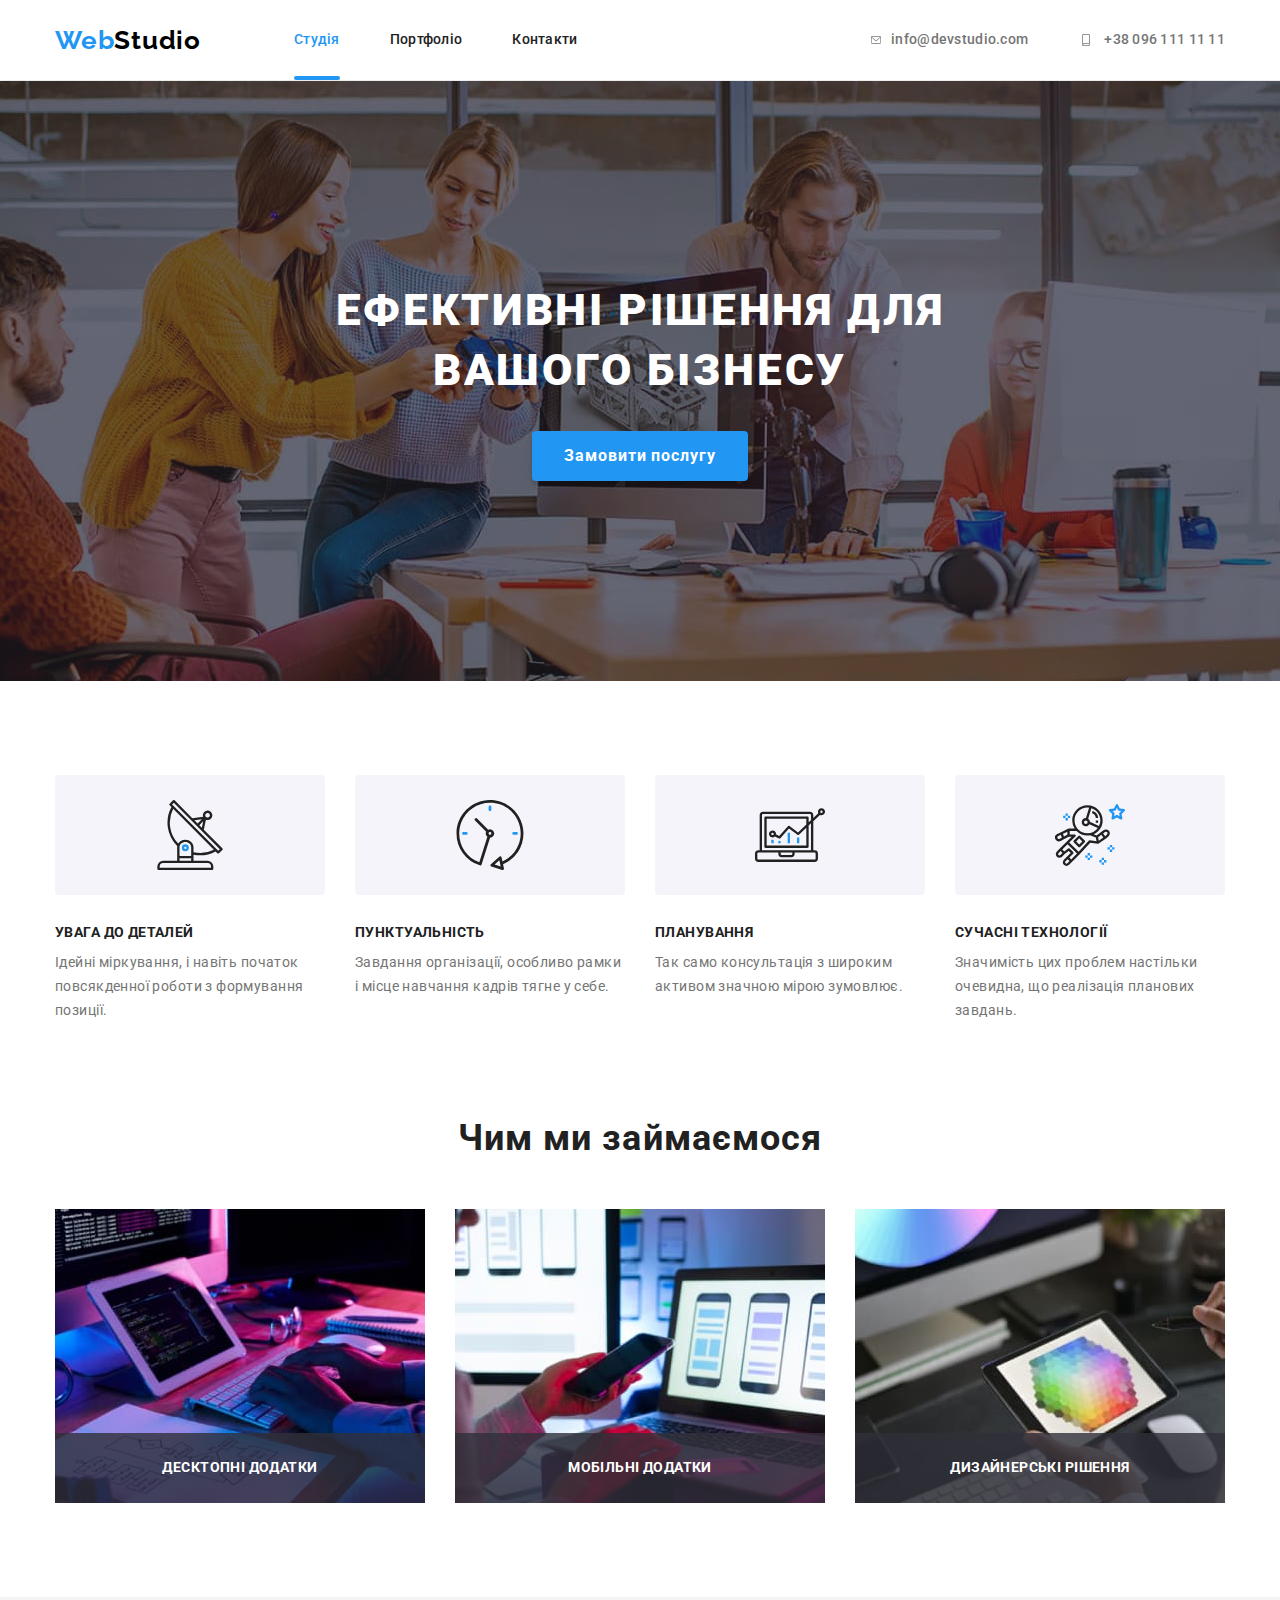
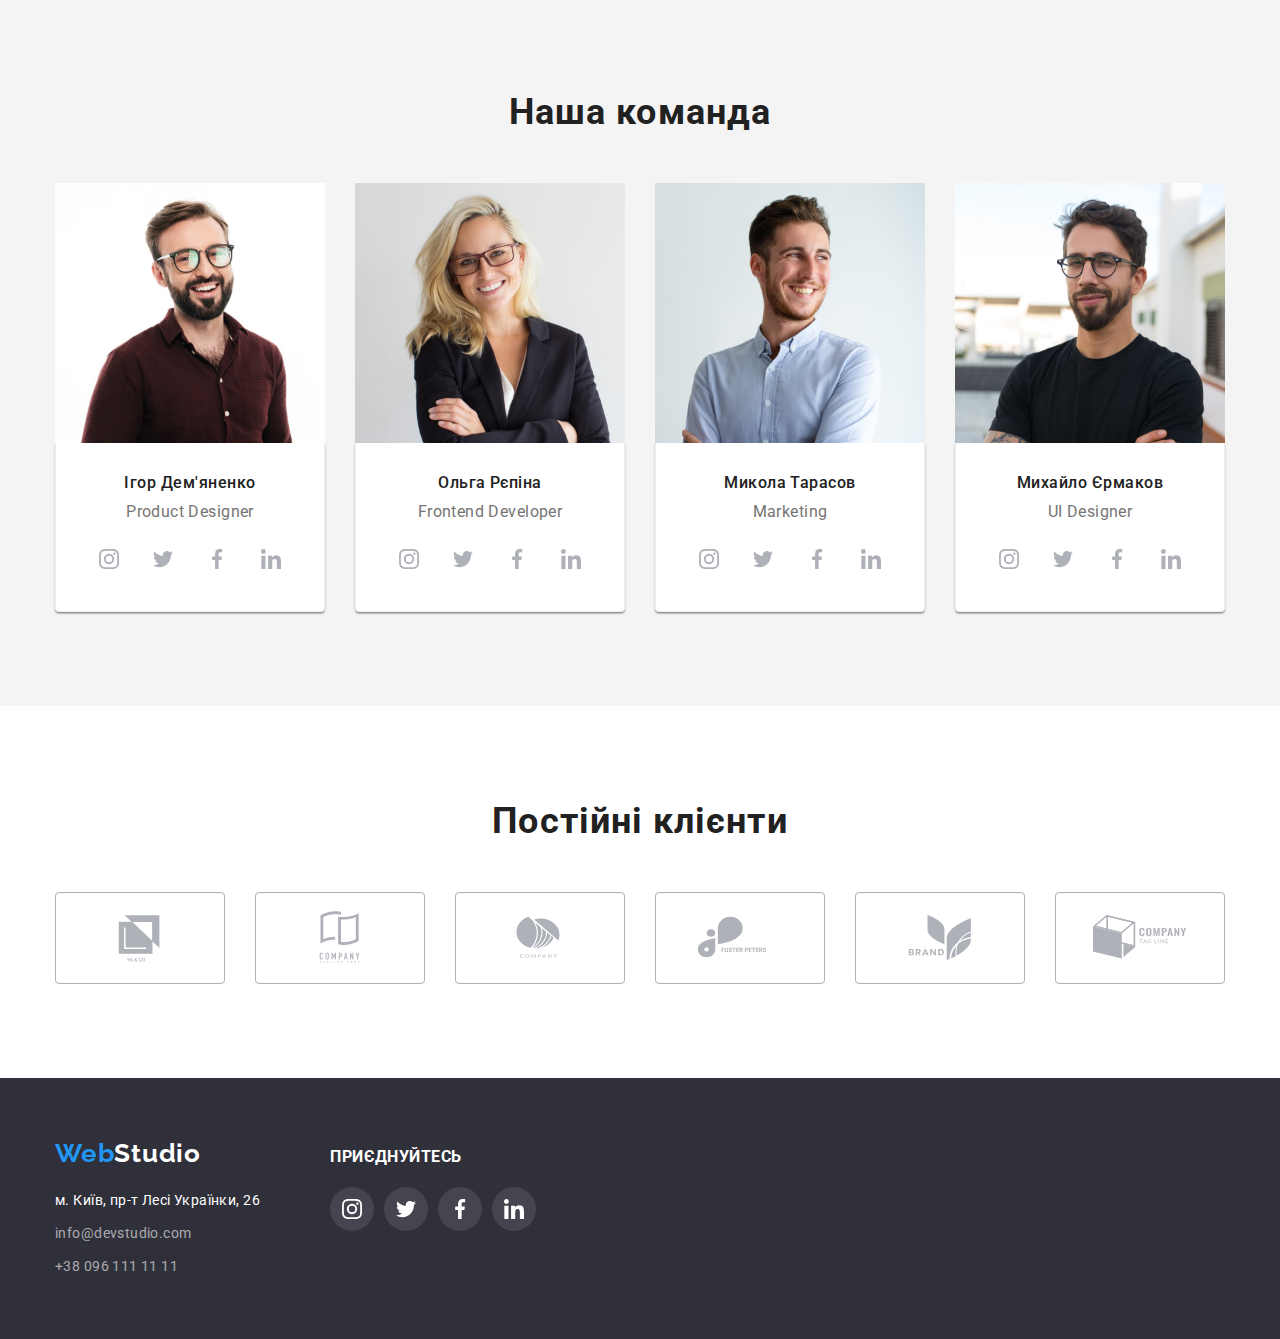
<file: index.html>
<!DOCTYPE html>
<html lang="uk">
  <head>
    <meta charset="UTF-8" />
    <meta http-equiv="X-UA-Compatible" content="IE=edge" />
    <meta name="viewport" content="width=device-width, initial-scale=1.0" />
    <title>WebStudio</title>
    <!--Шрифты-->
    <link rel="preconnect" href="https://fonts.googleapis.com" />
    <link rel="preconnect" href="https://fonts.gstatic.com" crossorigin />
    <link
      href="https://fonts.googleapis.com/css2?family=Raleway:wght@700&family=Roboto:wght@400;500;700;900&display=swap"
      rel="stylesheet"
    />
    <!--normalize -->
    <link
      rel="stylesheet"
      href="https://cdnjs.cloudflare.com/ajax/libs/modern-normalize/1.1.0/modern-normalize.min.css"
    />
    <!--styles-->
    <link rel="stylesheet" href="./css/styles.css" />
  </head>
  <body>
    <!--Шапка-->
    <header class="header">
      <div class="container container-header">
        <nav class="header-nav">
          <a class="logo link" href="./index.html"
            >Web<span class="logo-header">Studio</span></a
          >
          <ul class="header-nav-list">
            <li class="header-nav-item">
              <a class="header-nav-link link current" href="./index.html"
                >Студія</a
              >
            </li>
            <li class="header-nav-item">
              <a class="header-nav-link link" href="./portfolio.html"
                >Портфоліо</a
              >
            </li>
            <li class="header-nav-item">
              <a class="header-nav-link link" href="./index.html">Контакти</a>
            </li>
          </ul>
        </nav>
        <div class="container-connect">
          <ul class="header-list">
            <li class="header-item">
              <a class="header-link link" href="mailto:info@devstudio.com">
                <svg class="header-icon" width="10" height="16">
                  <use href="./images/icons.svg#icon-envelope"></use>
                </svg>
                info@devstudio.com</a
              >
            </li>
            <li class="header-item">
              <a class="header-link link" href="tel:+380961111111">
                <svg class="header-icon" width="16" height="12">
                  <use href="./images/icons.svg#icon-smartphone"></use>
                </svg>
                +38 096 111 11 11</a
              >
            </li>
          </ul>
        </div>
      </div>
    </header>
    <main>
      <!--Герой-->
      <section class="hero section">
        <div class="container">
          <h1 class="hero-title">Ефективні рішення для вашого бізнесу</h1>
          <button data-modal-open class="hero-button" type="button">
            Замовити послугу
          </button>
        </div>
      </section>
      <!--Преимущества-->
      <section class="features section">
        <div class="container">
          <h2 class="visually-hidden">Переваги</h2>
          <ul class="features-list">
            <li class="features-item">
              <div class="features-icons">
                <svg class="features-icon" width="70" height="70">
                  <use href="./images/icons.svg#icon-antenna"></use>
                </svg>
              </div>
              <h3 class="features-title">УВАГА ДО ДЕТАЛЕЙ</h3>
              <p class="features-text">
                Ідейні міркування, і навіть початок повсякденної роботи з
                формування позиції.
              </p>
            </li>
            <li class="features-item">
              <div class="features-icons">
                <svg class="features-icon" width="70" height="70">
                  <use href="./images/icons.svg#icon-clock"></use>
                </svg>
              </div>
              <h3 class="features-title">ПУНКТУАЛЬНІСТЬ</h3>
              <p class="features-text">
                Завдання організації, особливо рамки і місце навчання кадрів
                тягне у себе.
              </p>
            </li>
            <li class="features-item">
              <div class="features-icons">
                <svg class="features-icon" width="70" height="70">
                  <use href="./images/icons.svg#icon-diagram"></use>
                </svg>
              </div>
              <h3 class="features-title">ПЛАНУВАННЯ</h3>
              <p class="features-text">
                Так само консультація з широким активом значною мірою зумовлює.
              </p>
            </li>
            <li class="features-item">
              <div class="features-icons">
                <svg class="features-icon" width="70" height="70">
                  <use href="./images/icons.svg#icon-astronaut"></use>
                </svg>
              </div>
              <h3 class="features-title">СУЧАСНІ ТЕХНОЛОГІЇ</h3>
              <p class="features-text">
                Значимість цих проблем настільки очевидна, що реалізація
                планових завдань.
              </p>
            </li>
          </ul>
        </div>
      </section>
      <!--Виды работ-->
      <section class="works section">
        <div class="container">
          <h2 class="works-title">Чим ми займаємося</h2>
          <ul class="works-list">
            <li class="works-item">
              <img src="./images/box-1.jpg" alt="види робіт" width="370" />
              <div class="works-top">
                <p class="works-text">Десктопні додатки</p>
              </div>
            </li>
            <li class="works-item">
              <img src="./images/box-2.jpg" alt="види робіт" width="370" />
              <div class="works-top">
                <p class="works-text">Мобільні додатки</p>
              </div>
            </li>
            <li class="works-item">
              <img src="./images/box-3.jpg" alt="види робіт" width="370" />
              <div class="works-top">
                <p class="works-text">Дизайнерські рішення</p>
              </div>
            </li>
          </ul>
        </div>
      </section>
      <!--Команда-->
      <section class="team section">
        <div class="container">
          <h2 class="team-title">Наша команда</h2>
          <ul class="team-list">
            <li class="team-item">
              <img src="./images/com-1.jpg" alt="портрет" width="270" />
              <div class="team-wrap">
                <h3 class="team-title-secondary">Ігор Дем'яненко</h3>
                <p class="team-text" lang="en">Product Designer</p>
                <ul class="team-soc-list list">
                  <li class="team-soc-item">
                    <a href="" target="_blank" class="team-soc-link link">
                      <svg class="team-soc-icon" width="20" height="20">
                        <use href="./images/icons.svg#icon-instagram"></use>
                      </svg>
                    </a>
                  </li>
                  <li class="team-soc-item">
                    <a href="" target="_blank" class="team-soc-link link"
                      ><svg class="team-soc-icon" width="20" height="20">
                        <use href="./images/icons.svg#icon-twitter"></use>
                      </svg>
                    </a>
                  </li>
                  <li class="team-soc-item">
                    <a href="" target="_blank" class="team-soc-link link"
                      ><svg class="team-soc-icon" width="20" height="20">
                        <use href="./images/icons.svg#icon-facebook"></use>
                      </svg>
                    </a>
                  </li>
                  <li class="team-soc-item">
                    <a href="" target="_blank" class="team-soc-link link"
                      ><svg class="team-soc-icon" width="20" height="20">
                        <use href="./images/icons.svg#icon-linkedin"></use>
                      </svg>
                    </a>
                  </li>
                </ul>
              </div>
            </li>
            <li class="team-item">
              <img src="./images/com-2.jpg" alt="портрет" width="270" />
              <div class="team-wrap">
                <h3 class="team-title-secondary">Ольга Рєпіна</h3>
                <p class="team-text" lang="en">Frontend Developer</p>
                <ul class="team-soc-list list">
                  <li class="team-soc-item">
                    <a href="" target="_blank" class="team-soc-link link">
                      <svg class="team-soc-icon" width="20" height="20">
                        <use href="./images/icons.svg#icon-instagram"></use>
                      </svg>
                    </a>
                  </li>
                  <li class="team-soc-item">
                    <a href="" target="_blank" class="team-soc-link link"
                      ><svg class="team-soc-icon" width="20" height="20">
                        <use href="./images/icons.svg#icon-twitter"></use>
                      </svg>
                    </a>
                  </li>
                  <li class="team-soc-item">
                    <a href="" target="_blank" class="team-soc-link link"
                      ><svg class="team-soc-icon" width="20" height="20">
                        <use href="./images/icons.svg#icon-facebook"></use>
                      </svg>
                    </a>
                  </li>
                  <li class="team-soc-item">
                    <a href="" target="_blank" class="team-soc-link link"
                      ><svg class="team-soc-icon" width="20" height="20">
                        <use href="./images/icons.svg#icon-linkedin"></use>
                      </svg>
                    </a>
                  </li>
                </ul>
              </div>
            </li>
            <li class="team-item">
              <img src="./images/com-3.jpg" alt="портрет" width="270" />
              <div class="team-wrap">
                <h3 class="team-title-secondary">Микола Тарасов</h3>
                <p class="team-text" lang="en">Marketing</p>
                <ul class="team-soc-list list">
                  <li class="team-soc-item">
                    <a href="" target="_blank" class="team-soc-link link">
                      <svg class="team-soc-icon" width="20" height="20">
                        <use href="./images/icons.svg#icon-instagram"></use>
                      </svg>
                    </a>
                  </li>
                  <li class="team-soc-item">
                    <a href="" target="_blank" class="team-soc-link link"
                      ><svg class="team-soc-icon" width="20" height="20">
                        <use href="./images/icons.svg#icon-twitter"></use>
                      </svg>
                    </a>
                  </li>
                  <li class="team-soc-item">
                    <a href="" target="_blank" class="team-soc-link link"
                      ><svg class="team-soc-icon" width="20" height="20">
                        <use href="./images/icons.svg#icon-facebook"></use>
                      </svg>
                    </a>
                  </li>
                  <li class="team-soc-item">
                    <a href="" target="_blank" rel="" class="team-soc-link link"
                      ><svg class="team-soc-icon" width="20" height="20">
                        <use href="./images/icons.svg#icon-linkedin"></use>
                      </svg>
                    </a>
                  </li>
                </ul>
              </div>
            </li>
            <li class="team-item">
              <img src="./images/com-4.jpg" alt="портрет" width="270" />
              <div class="team-wrap">
                <h3 class="team-title-secondary">Михайло Єрмаков</h3>
                <p class="team-text" lang="en">UI Designer</p>
                <ul class="team-soc-list list">
                  <li class="team-soc-item">
                    <a href="" target="_blank" class="team-soc-link link">
                      <svg class="team-soc-icon" width="20" height="20">
                        <use href="./images/icons.svg#icon-instagram"></use>
                      </svg>
                    </a>
                  </li>
                  <li class="team-soc-item">
                    <a href="" target="_blank" class="team-soc-link link"
                      ><svg class="team-soc-icon" width="20" height="20">
                        <use href="./images/icons.svg#icon-twitter"></use>
                      </svg>
                    </a>
                  </li>
                  <li class="team-soc-item">
                    <a href="" target="_blank" class="team-soc-link link"
                      ><svg class="team-soc-icon" width="20" height="20">
                        <use href="./images/icons.svg#icon-facebook"></use>
                      </svg>
                    </a>
                  </li>
                  <li class="team-soc-item">
                    <a href="" target="_blank" class="team-soc-link link">
                      <svg class="team-soc-icon" width="20" height="20">
                        <use href="./images/icons.svg#icon-linkedin"></use>
                      </svg>
                    </a>
                  </li>
                </ul>
              </div>
            </li>
          </ul>
        </div>
      </section>
      <!--Клиенты-->
      <section class="section">
        <div class="container">
          <h2 class="clients-title">Постійні клієнти</h2>
          <ul class="clients-list list">
            <li class="clients-item">
              <a href="" class="clients-link link">
                <svg class="clients-soc-icon" width="106" height="60">
                  <use href="./images/icons.svg#icon-Logo-1"></use>
                </svg>
              </a>
            </li>
            <li class="clients-item">
              <a href="" class="clients-link link">
                <svg class="clients-soc-icon" width="106" height="60">
                  <use href="./images/icons.svg#icon-Logo-2"></use>
                </svg>
              </a>
            </li>
            <li class="clients-item">
              <a href="" class="clients-link link">
                <svg class="clients-soc-icon" width="106" height="60">
                  <use href="./images/icons.svg#icon-Logo-3"></use>
                </svg>
              </a>
            </li>
            <li class="clients-item">
              <a href="" class="clients-link link">
                <svg class="clients-soc-icon" width="106" height="60">
                  <use href="./images/icons.svg#icon-Logo-4"></use>
                </svg>
              </a>
            </li>
            <li class="clients-item">
              <a href="" class="clients-link link">
                <svg class="clients-soc-icon" width="106" height="60">
                  <use href="./images/icons.svg#icon-Logo-5"></use>
                </svg>
              </a>
            </li>
            <li class="clients-item">
              <a href="" class="clients-link link">
                <svg class="clients-soc-icon" width="106" height="60">
                  <use href="./images/icons.svg#icon-Logo-6"></use>
                </svg>
              </a>
            </li>
          </ul>
        </div>
      </section>
    </main>
    <footer class="footer">
      <div class="container">
        <div class="footer-wrap">
          <div class="footer-left">
            <a class="logo link" href="./index.html"
              >Web<span class="logo-secondary">Studio</span></a
            >
            <address class="address">
              <ul class="footer-list">
                <li class="footer-item">
                  <a class="footer-link link address" href=""
                    >м. Київ, пр-т Лесі Українки, 26</a
                  >
                </li>
                <li class="footer-item">
                  <a class="footer-link link" href="malto:info@devstudio.com"
                    >info@devstudio.com</a
                  >
                </li>
                <li class="footer-item">
                  <a class="footer-link link" href="tel:+380961111111"
                    >+38 096 111 11 11</a
                  >
                </li>
              </ul>
            </address>
          </div>
          <div class="footer-right">
            <h3 class="footer-title">приєднуйтесь</h3>
            <ul class="footer-soc-list list">
              <li class="footer-soc-item">
                <a href="" target="_blank" class="footer-soc-link link">
                  <svg class="footer-soc-icon" width="20" height="20">
                    <use href="./images/icons.svg#icon-instagram"></use>
                  </svg>
                </a>
              </li>
              <li class="footer-soc-item">
                <a href="" target="_blank" class="footer-soc-link link"
                  ><svg class="footer-soc-icon" width="20" height="20">
                    <use href="./images/icons.svg#icon-twitter"></use>
                  </svg>
                </a>
              </li>
              <li class="footer-soc-item">
                <a href="" target="_blank" class="footer-soc-link link"
                  ><svg class="footer-soc-icon" width="20" height="20">
                    <use href="./images/icons.svg#icon-facebook"></use>
                  </svg>
                </a>
              </li>
              <li class="footer-soc-item">
                <a href="" target="_blank" class="footer-soc-link link"
                  ><svg class="footer-soc-icon" width="20" height="20">
                    <use href="./images/icons.svg#icon-linkedin"></use>
                  </svg>
                </a>
              </li>
            </ul>
          </div>
        </div>
      </div>
    </footer>
    <div data-modal class="backdrop is-hidden">
      <div class="modal">
        <button data-modal-close class="modal-close" type="button">
          <svg class="modal-close-icon" width="18" height="18">
            <use href="./images/icons.svg#icon-close-black"></use>
          </svg>
        </button>
      </div>
    </div>
    <script src="./js/mogal.js"></script>
  </body>
</html>
</file>
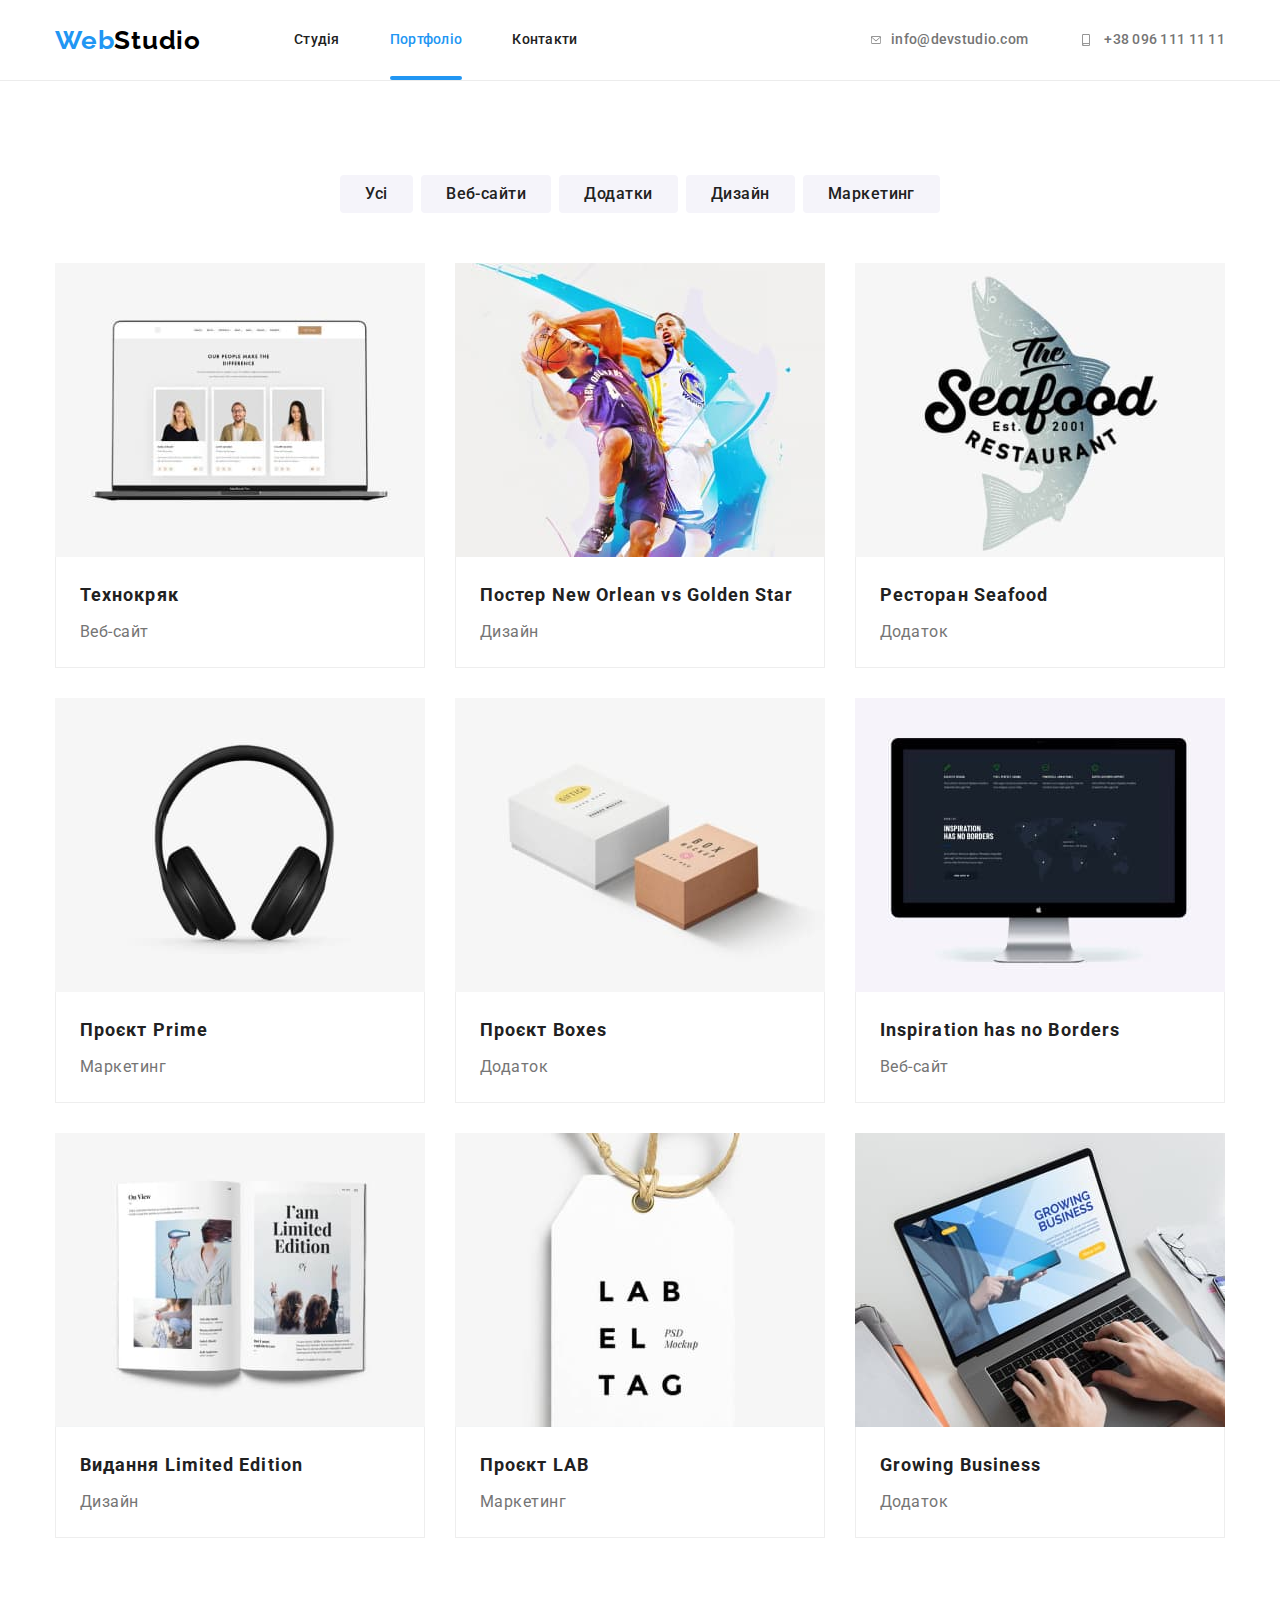
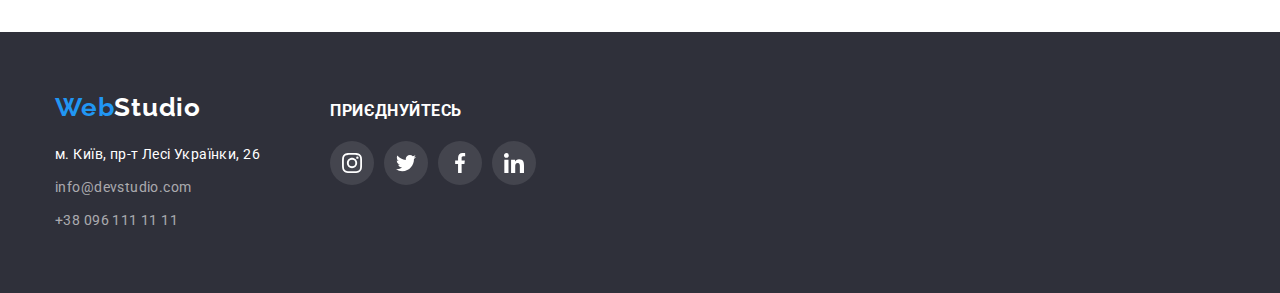
<file: portfolio.html>
<!DOCTYPE html>
<html lang="uk">
  <head>
    <meta charset="UTF-8" />
    <meta http-equiv="X-UA-Compatible" content="IE=edge" />
    <meta name="viewport" content="width=device-width, initial-scale=1.0" />
    <title>WebStudio</title>
    <!--Шрифты -->
    <link rel="preconnect" href="https://fonts.googleapis.com" />
    <link rel="preconnect" href="https://fonts.gstatic.com" crossorigin />
    <link
      href="https://fonts.googleapis.com/css2?family=Raleway:wght@700&family=Roboto:wght@400;500;700;900&display=swap"
      rel="stylesheet"
    />
    <!--Добавляет normalize -->
    <link
      rel="stylesheet"
      href="https://cdnjs.cloudflare.com/ajax/libs/modern-normalize/1.1.0/modern-normalize.min.css"
    />
    <link rel="stylesheet" href="./css/styles.css" />
  </head>
  <body>
    <!--Шапка-->
    <header class="header">
      <div class="container container-header">
        <nav class="header-nav">
          <a class="logo link" href="./index.html"
            >Web<span class="logo-header">Studio</span></a
          >
          <ul class="header-nav-list">
            <li class="header-nav-item">
              <a class="header-nav-link link" href="./index.html">Студія</a>
            </li>
            <li class="header-nav-item">
              <a class="header-nav-link link current" href="./index.html"
                >Портфоліо</a
              >
            </li>
            <li class="header-nav-item">
              <a class="header-nav-link link" href="./index.html">Контакти</a>
            </li>
          </ul>
        </nav>
        <div class="container-connect">
          <ul class="header-list">
            <li class="header-item">
              <a class="header-link link" href="mailto:info@devstudio.com">
                <svg class="header-icon" width="10" height="16">
                  <use href="./images/icons.svg#icon-envelope"></use>
                </svg>
                info@devstudio.com</a
              >
            </li>
            <li class="header-item">
              <a class="header-link link" href="tel:+380961111111">
                <svg class="header-icon" width="16" height="12">
                  <use href="./images/icons.svg#icon-smartphone"></use>
                </svg>
                +38 096 111 11 11</a
              >
            </li>
          </ul>
        </div>
      </div>
    </header>
    <main>
      <section class="portfolio section">
        <div class="container">
          <h1 class="visually-hidden">Наші роботи</h1>
          <ul class="filter-list">
            <li><button class="button" type="button">Усі</button></li>
            <li><button class="button" type="button">Веб-сайти</button></li>
            <li><button class="button" type="button">Додатки</button></li>
            <li><button class="button" type="button">Дизайн</button></li>
            <li><button class="button" type="button">Маркетинг</button></li>
          </ul>
          <ul class="filter">
            <li class="filter-item">
              <a class="filter-link link" href="./index.html">
                <div class="filter-top-wrap">
                  <img
                    src="./images/types/type-1.jpg"
                    alt="види робіт"
                    width="370"
                    height="294"
                  />
                  <p class="filter-top-text">
                    Ресурс пропонує комплексні пропозиції з різним рівнем
                    функціоналу та сервісів. Все це дозволить відвідувачу
                    отримати вичерпні відомості про компанію чи приватну особу.
                  </p>
                </div>
                <div class="filter-wrap">
                  <h2 class="filter-title">Технокряк</h2>
                  <p class="filter-text">Веб-сайт</p>
                </div>
              </a>
            </li>
            <li class="filter-item">
              <a class="filter-link link" href="./index.html">
                <div class="filter-top-wrap">
                  <img
                    src="./images/types/type-2.jpg"
                    alt="види робіт"
                    width="370"
                    height="294"
                  />
                  <p class="filter-top-text">
                    Ресурс пропонує комплексні пропозиції з різним рівнем
                    функціоналу та сервісів. Все це дозволить відвідувачу
                    отримати вичерпні відомості про компанію чи приватну особу.
                  </p>
                </div>
                <div class="filter-wrap">
                  <h2 class="filter-title">Постер New Orlean vs Golden Star</h2>
                  <p class="filter-text">Дизайн</p>
                </div>
              </a>
            </li>
            <li class="filter-item">
              <a class="filter-link link" href="./index.html">
                <div class="filter-top-wrap">
                  <img
                    src="./images/types/type-3.jpg"
                    alt="види робіт"
                    width="370"
                    height="294"
                  />
                  <p class="filter-top-text">
                    Ресурс пропонує комплексні пропозиції з різним рівнем
                    функціоналу та сервісів. Все це дозволить відвідувачу
                    отримати вичерпні відомості про компанію чи приватну особу.
                  </p>
                </div>
                <div class="filter-wrap">
                  <h2 class="filter-title">Ресторан Seafood</h2>
                  <p class="filter-text">Додаток</p>
                </div>
              </a>
            </li>
            <li class="filter-item">
              <a class="filter-link link" href="./index.html">
                <div class="filter-top-wrap">
                  <img
                    src="./images/types/type-4.jpg"
                    alt="види робіт"
                    width="370"
                    height="294"
                  />
                  <p class="filter-top-text">
                    Ресурс пропонує комплексні пропозиції з різним рівнем
                    функціоналу та сервісів. Все це дозволить відвідувачу
                    отримати вичерпні відомості про компанію чи приватну особу.
                  </p>
                </div>
                <div class="filter-wrap">
                  <h2 class="filter-title">Проєкт Prime</h2>
                  <p class="filter-text">Маркетинг</p>
                </div>
              </a>
            </li>
            <li class="filter-item">
              <a class="filter-link link" href="./index.html">
                <div class="filter-top-wrap">
                  <img
                    src="./images/types/type-5.jpg"
                    alt="види робіт"
                    width="370"
                    height="294"
                  />
                  <p class="filter-top-text">
                    Ресурс пропонує комплексні пропозиції з різним рівнем
                    функціоналу та сервісів. Все це дозволить відвідувачу
                    отримати вичерпні відомості про компанію чи приватну особу.
                  </p>
                </div>
                <div class="filter-wrap">
                  <h2 class="filter-title">Проєкт Boxes</h2>
                  <p class="filter-text">Додаток</p>
                </div>
              </a>
            </li>
            <li class="filter-item">
              <a class="filter-link link" href="./index.html">
                <div class="filter-top-wrap">
                  <img
                    src="./images/types/type-6.jpg"
                    alt="види робіт"
                    width="370"
                    height="294"
                  />
                  <p class="filter-top-text">
                    Ресурс пропонує комплексні пропозиції з різним рівнем
                    функціоналу та сервісів. Все це дозволить відвідувачу
                    отримати вичерпні відомості про компанію чи приватну особу.
                  </p>
                </div>
                <div class="filter-wrap">
                  <h2 class="filter-title">Inspiration has no Borders</h2>
                  <p class="filter-text">Веб-сайт</p>
                </div>
              </a>
            </li>
            <li class="filter-item">
              <a class="filter-link link" href="./index.html">
                <div class="filter-top-wrap">
                  <img
                    src="./images/types/type-7.jpg"
                    alt="види робіт"
                    width="370"
                    height="294"
                  />
                  <p class="filter-top-text">
                    Ресурс пропонує комплексні пропозиції з різним рівнем
                    функціоналу та сервісів. Все це дозволить відвідувачу
                    отримати вичерпні відомості про компанію чи приватну особу.
                  </p>
                </div>
                <div class="filter-wrap">
                  <h2 class="filter-title">Видання Limited Edition</h2>
                  <p class="filter-text">Дизайн</p>
                </div>
              </a>
            </li>
            <li class="filter-item">
              <a class="filter-link link" href="./index.html">
                <div class="filter-top-wrap">
                  <img
                    src="./images/types/type-8.jpg"
                    alt="види робіт"
                    width="370"
                    height="294"
                  />
                  <p class="filter-top-text">
                    Ресурс пропонує комплексні пропозиції з різним рівнем
                    функціоналу та сервісів. Все це дозволить відвідувачу
                    отримати вичерпні відомості про компанію чи приватну особу.
                  </p>
                </div>
                <div class="filter-wrap">
                  <h2 class="filter-title">Проєкт LAB</h2>
                  <p class="filter-text">Маркетинг</p>
                </div>
              </a>
            </li>
            <li class="filter-item">
              <a class="link" href="./index.html">
                <div class="filter-top-wrap">
                  <img
                    src="./images/types/type-9.jpg"
                    alt="види робіт"
                    width="370"
                    height="294"
                  />
                  <p class="filter-top-text">
                    Ресурс пропонує комплексні пропозиції з різним рівнем
                    функціоналу та сервісів. Все це дозволить відвідувачу
                    отримати вичерпні відомості про компанію чи приватну особу.
                  </p>
                </div>
                <div class="filter-wrap">
                  <h2 class="filter-title">Growing Business</h2>
                  <p class="filter-text">Додаток</p>
                </div>
              </a>
            </li>
          </ul>
        </div>
      </section>
    </main>
    <footer class="footer">
      <div class="container">
        <div class="footer-wrap">
          <div class="footer-left">
            <a class="logo link" href="./index.html"
              >Web<span class="logo-secondary">Studio</span></a
            >
            <address class="address">
              <ul class="footer-list">
                <li class="footer-item">
                  <a class="footer-link link address" href=""
                    >м. Київ, пр-т Лесі Українки, 26</a
                  >
                </li>
                <li class="footer-item">
                  <a class="footer-link link" href="malto:info@devstudio.com"
                    >info@devstudio.com</a
                  >
                </li>
                <li class="footer-item">
                  <a class="footer-link link" href="tel:+380961111111"
                    >+38 096 111 11 11</a
                  >
                </li>
              </ul>
            </address>
          </div>
          <div class="footer-right">
            <h3 class="footer-title">приєднуйтесь</h3>
            <ul class="footer-soc-list list">
              <li class="footer-soc-item">
                <a href="" target="_blank" class="footer-soc-link link">
                  <svg class="footer-soc-icon" width="20" height="20">
                    <use href="./images/icons.svg#icon-instagram"></use>
                  </svg>
                </a>
              </li>
              <li class="footer-soc-item">
                <a href="" target="_blank" class="footer-soc-link link"
                  ><svg class="footer-soc-icon" width="20" height="20">
                    <use href="./images/icons.svg#icon-twitter"></use>
                  </svg>
                </a>
              </li>
              <li class="footer-soc-item">
                <a href="" target="_blank" class="footer-soc-link link"
                  ><svg class="footer-soc-icon" width="20" height="20">
                    <use href="./images/icons.svg#icon-facebook"></use>
                  </svg>
                </a>
              </li>
              <li class="footer-soc-item">
                <a href="" target="_blank" class="footer-soc-link link"
                  ><svg class="footer-soc-icon" width="20" height="20">
                    <use href="./images/icons.svg#icon-linkedin"></use>
                  </svg>
                </a>
              </li>
            </ul>
          </div>
        </div>
      </div>
    </footer>
  </body>
</html>
</file>
<file: css/styles.css>
:root {
  --primery-text-color: #757575;
  --title-text-color: #212121;
  --accent-color: #2196f3;
  --additional-color: #ffffff;
}

body {
  font-family: Roboto, sans-serif;
  color: var(--primery-text-color);
  background-color: var(--additional-color);
  font-size: 14px;
  letter-spacing: 0.03em;
}

/* reset */
html {
  box-sizing: border-box;
}

*,
*::after,
*::before {
  box-sizing: inherit;
}

/* Стили для обнуления верхних отступов у элементов */
h1,
h2,
h3,
h4,
h5,
h6,
p {
  margin: 0;
}

/* обнуления базовых свойств у списков (ul) */
ul, ol {
  margin: 0;
  padding-left: 0;
  list-style: none;
}
/* Класс для обнуления базовых свойств у ссылок */
.link {
  text-decoration: none;
  color: inherit;
}

/* Свойства для корректного отображения картинок */
img {
  display: block;
  max-width: 100%;
  height: auto;
}

/* Свойства для обнуления курсива у address */

address {
  font-style: normal;
}

button {
  cursor: pointer;
}

/* utils */
.container {
  width: 1200px;
  padding-left: 15px;
  padding-right: 15px;
  margin: 0 auto;
}

.section {
  padding-top: 94px;
  padding-bottom: 94px;
}

/* -------Header------- */

.header{
background-color: var(--additional-color);
border-bottom: 1px solid #ECECEC;
}
.container-header{
 display: flex;
}

.container-connect {
  margin-left: auto;
}

.header-nav {
  display: flex;
  align-items: center;
}
.header-nav-list{
  display: flex;
  gap: 50px;
}

.header-list {
  display: flex;
  gap: 50px;
}

.logo:hover,
.logo:focus {
  color: var(--accent-color);
}

.logo {
  font-family: "Raleway", sans-serif;
  font-style: normal;
  color: var(--accent-color);
  font-weight: 700;
  font-size: 26px;
  line-height: 1.19;
  letter-spacing: 0.03em;
  margin-right: 93px;
  margin-left: auto;
}

.logo-header {
  color: #000000;
}

.header-nav-link:hover,
.header-nav-link:focus,
.header-nav-link.current {
  color: var(--accent-color);
}

.header-nav-link {
  color: var(--title-text-color);
  font-weight: 500;
  line-height: 1.14;
  letter-spacing: 0.02em;

  display: flex;
  align-items: baseline;
  padding: 32px 0;

  transition: color 250ms cubic-bezier(0.4, 0, 0.2, 1);
}

.header-nav-item{
  position: relative;
}

.current::after{
  content: " ";
  display: block;
  position: absolute;
  bottom: 0;
  height: 4px;
  width: 100%;

  background-color: #2196F3;
  border-radius: 2px;
}

.header-link:hover,
.header-link:focus {
  color: var(--accent-color);
  
}

.header-link {
  color: var(--primery-text-color);
  font-weight: 500;
  line-height: 1.14;
  letter-spacing: 0.02em;

  display: flex;
  padding-top: 32px;
  padding-bottom: 32px;
  align-items: center;
  gap: 10px;

  transition: color 250ms cubic-bezier(0.4, 0, 0.2, 1);
}

.header-icon{
  fill: currentColor;
}

/* -------Hero------- */

.hero {
  padding: 200px 0;
  text-align: center;

  background-image: linear-gradient(rgba(47, 48, 58, 0.4), rgba(47, 48, 58, 0.4)), url(../images/hero-bg.jpg);
  background-repeat: no-repeat;
  background-position: center;
  background-size: cover;
  max-width: 1600px;
  margin: 0 auto;
}

.hero-title {
  color: var(--additional-color);
  font-weight: 900;
  font-size: 44px;
  line-height: 1.36;

  text-align: center;
  letter-spacing: 0.06em;
  text-transform: uppercase;
  width: 696px;
  height: 120px;
  margin-right: auto;
  margin-bottom: 30px;
  margin-left: auto;
  
}

.hero-button {
  font-family: inherit;
  color: var(--additional-color);
  background-color: var(--accent-color);
  font-weight: 700;
  font-size: 16px;
  line-height: 1.88;

  display: flex;
  align-items: center;
  text-align: center;
  letter-spacing: 0.06em;
  padding: 10px 32px;
  min-width: 216px;
  height: 50px;
  box-shadow: 0px 4px 4px rgba(0, 0, 0, 0.15);
  border-radius: 4px;
  margin: 0 auto;
  border: none;
}
/* -------Features------- */

.features{
  padding-bottom: 0;
}

.features-list{
  display: flex;
  gap: 30px;
}
.visually-hidden {
  position: absolute;
  white-space: nowrap;
  width: 1px;
  height: 1px;
  overflow: hidden;
  border: 0;
  padding: 0;
  clip: rect(0 0 0 0);
  clip-path: inset(50%);
  margin: -1px;
}
.features-title {
  color: var(--title-text-color);
  font-size: 14px;
  line-height: 1.14;
  letter-spacing: 0.03em;
  text-transform: uppercase;
  margin-bottom: 10px;
}

.features-item{
  width: 270px;
}
.features-text {
  line-height: 1.71;
}

.features-icons{
display: flex;
width: 270px;
height: 120px;
align-items: center;
justify-content: center;
background-color: #F5F4FA;
border-radius: 4px;
margin-bottom: 30px;
}

/* -------Works------- */


.works-title{
  margin-bottom: 50px;
}

.works-item{
  width: calc((100% - 60px) / 3);
  position: relative;
  
}

.works-list{
  display: flex;
  gap: 30px;
}
.works-title,
.team-title {
  color: var(--title-text-color);
  font-size: 36px;
  line-height: 1.17;
  text-align: center;
  letter-spacing: 0.03em;
}
.works-top{
  display: flex;
}
.works-text{
  position: absolute;
  bottom: 0;
  padding-top: 27px;
  width: 100%;
  height: 70px;
  font-weight: 700;
  line-height: 1.14;
  text-align: center;
  text-transform: uppercase;
  color: var(--additional-color);
  background-color: rgba(47, 48, 58, 0.8);

  align-items: center;
  justify-content: center;
}

/* -------Team------- */

.team{
  background-color:#F5F4F5;
}
.team-list{
  display: flex;
  gap: 30px;
}

.team-title{
  margin-bottom: 50px;

}
.team-title-secondary {
  color: var(--title-text-color);
  font-weight: 500;
  font-size: 16px;
  line-height: 1.19;
  text-align: center;
  letter-spacing: 0.03em;
  margin-bottom: 10px;
}

.team-item{
  width: calc((100% - 90px) / 4);
}

  .team-wrap{
    padding-top: 30px;
    padding-bottom: 30px;
    background-color: var(--additional-color);
    border-right: 1px solid #EEEEEE;
    border-bottom: 1px solid #EEEEEE;
    border-left: 1px solid #EEEEEE;
    border-radius: 0px 0px 4px 4px;
    box-shadow: 0px 1px 3px rgba(0, 0, 0, 0.12), 0px 1px 1px rgba(0, 0, 0, 0.14), 0px 2px 1px rgba(0, 0, 0, 0.2);
   } 
  
.team-text {
  font-size: 16px;
  line-height: 1.19;
  text-align: center;
  margin-bottom: 16px;
}

.team-soc-list {
  display: flex;
  justify-content: center;
  gap: 10px;
}

.team-soc-item {
  width: 44px;
  height: 44px;
}

.team-soc-link {
  width: 100%;
  height: 100%;
  display: flex;
  align-items: center;
  justify-content: center;
  border-radius: 50%;
  color: #AFB1B8;

  transition: color 250ms cubic-bezier(0.4, 0, 0.2, 1), background-color 250ms cubic-bezier(0.4, 0, 0.2, 1);
}

.team-soc-icon{
  fill: currentColor;
}
.team-soc-link:hover,
.team-soc-link:focus{
  background-color:  var(--accent-color);
  color: var(--additional-color);
}

/* -------Clients------- */

.clients-title{
    font-size: 36px;
    line-height: 1.17;
    text-align: center;
    letter-spacing: 0.03em;
    color: var(--title-text-color);
    margin-bottom: 50px;
    }

.clients-list{
  display: flex;
  justify-content: center;
  gap: 30px;

}
.clients-item{
  width: calc((100% - 150px) / 6);
  height: 92px;
  
}
.clients-link{
  width: 100%;
  height: 100%;
  display: flex;
  align-items: center;
  justify-content: center;
  color: #AFB1B8;
  border: 1px solid #AFB1B8;
  border-radius: 4px;

  transition: color 250ms cubic-bezier(0.4, 0, 0.2, 1), border-color 250ms cubic-bezier(0.4, 0, 0.2, 1);
}

.clients-link:hover,
.clients-link:focus{
  color: var(--accent-color);
  border-color:var(--accent-color);
}

.clients-soc-icon{
  fill: currentColor;
}

/* -------Footer------- */

.footer {
  padding: 60px 0;
  background-color: #2f303a;
 
}

.footer-wrap{
  display: flex;
  gap: 70px;
  align-items: baseline;
}

.footer-link{
  transition: color 250ms cubic-bezier(0.4, 0, 0.2, 1);
}
.footer-link:hover,
.footer-link:focus {
  color: var(--accent-color);
}

.footer .logo{
  margin-right: 0;
}
.address{
  margin-top: 20px;
}

.footer-item:not(:last-child) {
  margin-bottom: 9px;
}

.logo-secondary {
  color: var(--additional-color);
}
.footer-link.address {
  color: var(--additional-color);
  line-height: 1.71;
  letter-spacing: 0.03em;
}

.footer-link {
  color: rgba(255, 255, 255, 0.6);
  line-height: 1.71;
  letter-spacing: 0.03em;
  font-style: normal;
}

.footer-title {
    color: var(--additional-color);
    font-weight: 700;
    line-height: 1.14;
    letter-spacing: 0.03em;
    text-transform: uppercase;
      
}

.footer-soc-list {
  display: flex;
  justify-items: center;
  gap: 10px;
  margin-top: 20px; 
  
}

.footer-soc-item {
  width: 44px;
  height: 44px;
 
}

.footer-soc-link {
  width: 100%;
  height: 100%;
  display: flex;
  align-items: center;
  justify-content: center;
  border-radius: 50%;
  background-color: rgba(255, 255, 255, 0.1);

  transition: background-color 250ms cubic-bezier(0.4, 0, 0.2, 1);
}

.footer-soc-link:hover,
.footer-soc-link:focus{
  background-color: var(--accent-color);
}

.footer-soc-icon{
  fill: var(--additional-color);
}

/* -------Modal------- */

.backdrop{
  position: fixed;
  top: 0;
  width: 100%;
  height: 100%;
  background-color: rgba(0, 0, 0, 0.2);

 transition: opacity 250ms cubic-bezier(0.4, 0, 0.2, 1), visibility 250ms cubic-bezier(0.4, 0, 0.2, 1);
}

.backdrop.is-hidden{
  visibility: hidden;
  opacity: 0;
  pointer-events: none;
}

.modal{
  position: absolute;
  top: 50%;
  left: 50%;
  transform: translate(-50%, -50%);

  width: 528px;
  min-height: 581px;
  background-color: var(--additional-color);
  box-shadow: 0px 1px 3px rgba(0, 0, 0, 0.12), 0px 1px 1px rgba(0, 0, 0, 0.14), 0px 2px 1px rgba(0, 0, 0, 0.2);
  border-radius: 4px;
}

.modal-close{
  width: 30px;
  height: 30px;
  background-color: transparent;
  border-radius: 50%;
  border: 1px solid rgba(0, 0, 0, 0.1);
  
  position: absolute;
  right: 8px;
  top: 8px;

  display: flex;
  align-items: center;
  justify-content: center;
}

/* -------Оформление Portfolio------- */

.portfolio{
background-color:var(--additional-color);
}
.filter-list{
  display: flex;
  gap: 8px;
  justify-content: center;
  margin-bottom: 50px;
}

.button:hover,
.button:focus {
  color: var(--additional-color);
  background-color: var(--accent-color);
  box-shadow: 0px 3px 1px rgba(0, 0, 0, 0.1), 0px 1px 2px rgba(0, 0, 0, 0.08), 0px 2px 2px rgba(0, 0, 0, 0.12);
}


.button {
  color: var(--title-text-color);
  background: #f5f4fa;
  font-family: inherit;
  font-weight: 500;
  font-size: 16px;
  line-height: 1.62;
  text-align: center;
  letter-spacing: 0.03em;
  border-radius: 4px;
  padding: 6px 25px;
  min-width: 73px;
  border: none;

  transition: color 250ms cubic-bezier(0.4, 0, 0.2, 1), background-color 250ms cubic-bezier(0.4, 0, 0.2, 1), box-shadow 250ms cubic-bezier(0.4, 0, 0.2, 1);
}

.filter{
  display: flex;
  flex-wrap: wrap;
  gap: 30px;
}

.filter-item{
  width: calc((100% - 60px) / 3);
}

.filter-link{
  display: block;
  transition: box-shadow 250ms cubic-bezier(0.4, 0, 0.2, 1);
}
.filter-link:hover,
.filter-link:focus {
  box-shadow: 0px 1px 1px rgba(0, 0, 0, 0.12), 0px 4px 4px rgba(0, 0, 0, 0.06), 1px 4px 6px rgba(0, 0, 0, 0.16);
}

.filter-top-wrap{
  position: relative;
  overflow: hidden;
}

.filter-item:hover .filter-top-text,
.filter-item:focus .filter-top-text{
  transform: translateX(0);
}

.filter-top-text{
  position: absolute;
  top: 0;
  padding: 63px 24px;

  height: 100%;
  font-size: 18px;
  line-height: 1.56;
  color: var(--additional-color);
  background-color: rgba(33, 150, 243, 0.9);

  transform: translateY(100%);
  transition: transform 250ms cubic-bezier(0.4, 0, 0.2, 1);

}

.filter-wrap{
  padding: 20px 24px;
  background-color: var(--additional-color);
  border-right: 1px solid #EEEEEE;
  border-bottom: 1px solid #EEEEEE;
  border-left: 1px solid #EEEEEE;
}
.filter-title {
  color: var(--title-text-color);
  font-size: 18px;
  line-height: 2;
  letter-spacing: 0.06em;
  margin-bottom: 4px;
  
}

.filter-text {
  color: var(--primery-text-color);
  font-size: 16px;
  line-height: 1.88;
  letter-spacing: 0.03em;
  
}
</file>
